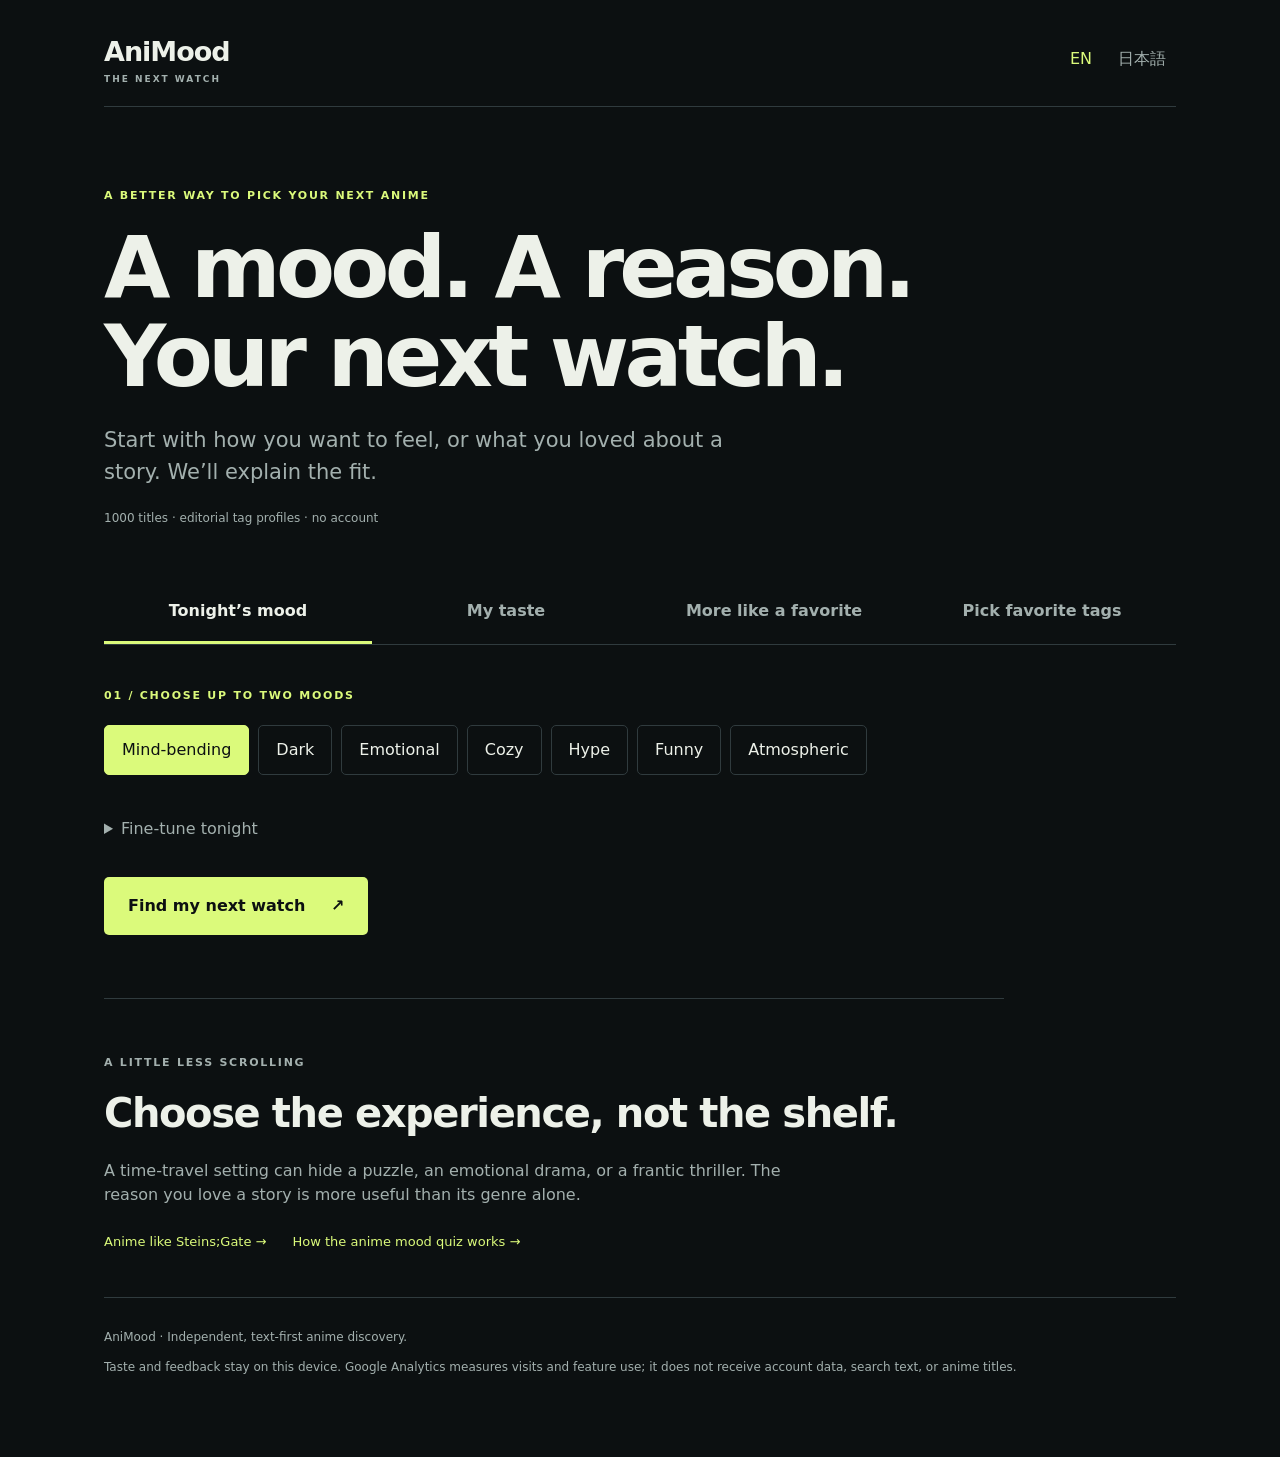
<file: index.html>
<!doctype html>
<html lang="en">
  <!--
    編集ガイド
    ・このファイル：ページの構造
    ・assets/style.css：色・文字サイズ・配置
    ・assets/app.js：英語／日本語の表示文言と画面の操作
    ・data-i がある要素の文言は、JavaScriptで言語別の文言に置き換わります。
    ・id、class、data-* は動作や見た目に使うため、変更時は対応するコードも確認します。
    ・PC側で保存するとローカルプレビューが自動更新されます。
  -->

  <!-- ページの基本設定：タブのタイトル・検索向け説明・CSSの読み込み -->
  <head>
    <meta charset="utf-8">
    <meta name="viewport" content="width=device-width,initial-scale=1">
    <title>AniMood — What should I watch tonight?</title>
    <meta name="description" content="Choose an anime by the mood and story experience you want. Explore a growing catalog with clear reasons and content notes.">
    <link rel="canonical" href="https://animood.pages.dev/">

    <!-- Google Analytics：作品名・検索文字・共有URLの条件は送らない設定 -->
    <script async src="https://www.googletagmanager.com/gtag/js?id=G-VMBE5RM50C"></script>
    <script>
      window.dataLayer = window.dataLayer || [];
      function gtag(){dataLayer.push(arguments);}
      gtag("js", new Date());
      // page_view は assets/app.js 側で、URLの「?以降」を除いて送る。
      gtag("config", "G-VMBE5RM50C", { send_page_view: false });
    </script>

    <link rel="stylesheet" href="/assets/style.css">
  </head>
  <body>
    <main>

      <!-- ページ上部：サイト名と言語切り替え -->
      <header class="nav">
        <a class="brand" href="/">AniMood<span>THE NEXT WATCH</span></a>
        <nav class="languages" aria-label="Language">
          <button data-lang="en">EN</button>
          <button data-lang="ja">日本語</button>
        </nav>
      </header>

      <!-- メイン見出しと紹介文 -->
      <section class="hero">
        <p class="eyebrow" data-i="eyebrow">A BETTER WAY TO PICK YOUR NEXT ANIME</p>
        <h1 data-i="headline">A mood. A reason.<br>Your next watch.</h1>
        <p class="sub" data-i="intro">Start with how you want to feel, or what you loved about a story. We’ll explain the fit.</p>
        <p class="catalog" id="catalog" role="status">Loading the catalog…</p>
      </section>

      <!-- 探し方の切り替え：今の気分／いつもの好み／好きな作品から／好きなタグから -->
      <nav class="routes" aria-label="Discovery route">
        <button data-mode="mood" data-i="modeMood">Tonight’s mood</button><!--今の気分-->
        <button data-mode="taste" data-i="modeTaste">My taste</button><!--いつもの好み-->
        <button data-mode="like" data-i="modeLike">More like a favorite</button><!--好きな作品から-->
        <button data-mode="tags" data-i="modetags">Pick favorite tags</button><!--好きなタグから-->
      </nav>

      <!-- 診断の入力エリア -->
      <section id="picker" class="picker" aria-label="Find your next anime">

        <!-- 今の気分から探す（選択ボタンはJavaScriptで生成） -->
        <div id="moodPanel">
          <p class="eyebrow" data-i="moodLabel">01 / CHOOSE UP TO TWO MOODS</p>
          <div id="moods" class="chips"></div>
        </div>

        <!-- いつもの好みから探す -->
        <div id="tastePanel" hidden>
          <p class="eyebrow" data-i="tasteLabel">WHAT KEEPS YOU WATCHING? PICK UP TO THREE.</p>
          <p data-i="tasteHelp" class="hint">Your choices stay on this device. No account needed.</p>
          <div id="tastes" class="chips"></div>
          <button class="text-button" id="clearTaste" data-i="clearTaste">Clear saved taste</button>
        </div>

        <!-- 好きな作品から探す -->
        <div id="likePanel" hidden>
          <label for="favorite" data-i="favoriteLabel">Start with a story you loved</label>
          <input id="favorite" type="search" autocomplete="off" spellcheck="false">
          <p class="hint" id="favoriteHelp" data-i="favoriteHelp">Type a title to narrow the choices.</p>
          <div id="favoriteMatches" class="favorite-matches" role="listbox" aria-label="Anime title matches"></div>
          <p class="like-question" id="likeQuestion"></p>
          <div id="reasons" class="chips"></div>
        </div>

        <!--好きなタグから探す-->
        <div id="tagPanel" hidden>
         <p class="eyebrow" data-i="tagLabel">PICK UP TO THREE TAGS</p>
         <p class="hint" data-i="tagHelp">Choose what you want to experience.</p>
         <div id="tagChoices" class="chips"></div>
        </div>


        <!-- 追加条件：テンポ・話数・避けたい要素 -->
        <details id="preferences">
          <summary data-i="preferences">Fine-tune tonight</summary>
          <div class="control-grid">
            <div>
              <label for="pace" data-i="pace">Pacing</label>
              <select id="pace">
                <option value="any" data-i="paceAny">Any pace</option>
                <option value="fast" data-i="paceFast">Keep it moving</option>
                <option value="slow" data-i="paceSlow">Let it build</option>
              </select>
            </div>
            <label class="check">
              <input type="checkbox" id="shortOnly">
              <span data-i="shortOnly">Up to 12 episodes (known lengths only)</span>
            </label>
          </div>
          <p class="eyebrow" data-i="avoid">LEAVE THESE OUT</p>
          <div id="filters" class="chips"></div>
          <p class="hint" data-i="filterHint">Filters use recorded tags. Missing flags don’t guarantee content is absent. Finished-only checks require known status.</p>
        </details>

        <!-- 診断を実行するボタンと案内メッセージ -->
        <button id="go" class="cta" disabled data-i="go">Find my next watch <span>↗</span></button>
        <p id="message" role="status" class="hint"></p>
      </section>

      <!-- 推薦結果（作品カードはJavaScriptで生成） -->
      <section id="results" hidden>
        <div class="sectionHead">
          <p class="eyebrow" data-i="yourPicks">YOUR NEXT WATCH</p>
          <h2 data-i="resultsTitle">Three stories. Different reasons.</h2>
          <p class="hint" data-i="matchHelp">AniMood Match reflects tag evidence, not a review score or a probability.</p>
        </div>
        <div id="cards"></div>
        <button id="share" class="text-button" data-i="share">Copy this discovery link</button>
        <p id="shareStatus" role="status"></p>
      </section>

      <!-- サービスの説明と関連ページへのリンク -->
      <section id="guide" class="guide">
        <p class="eyebrow" data-i="guideLabel">A LITTLE LESS SCROLLING</p>
        <h2 data-i="guideTitle">Choose the experience, not the shelf.</h2>
        <p data-i="guideText">A time-travel setting can hide a puzzle, an emotional drama, or a frantic thriller. The reason you love a story is more useful than its genre alone.</p>
        <div class="guide-links">
          <a href="/anime-like-steins-gate/">Anime like Steins;Gate →</a>
          <a href="/anime-recommendation-quiz/">How the anime mood quiz works →</a>
        </div>
      </section>

      <!-- ページ下部：サービス紹介とプライバシーの説明 -->
      <footer>
        <span>AniMood · <span data-i="footer">Independent, text-first anime discovery.</span></span>
        <p data-i="privacy">Taste and feedback stay on this device. Google Analytics measures visits and feature use; it does not receive account data, search text, or anime titles.</p>
      </footer>
    </main>

    <!-- JavaScriptの読み込み：推薦ロジック → 画面の操作 -->
    <script src="/assets/engine.js"></script>
    <script src="/assets/app.js"></script>
  </body>
</html>
</file>
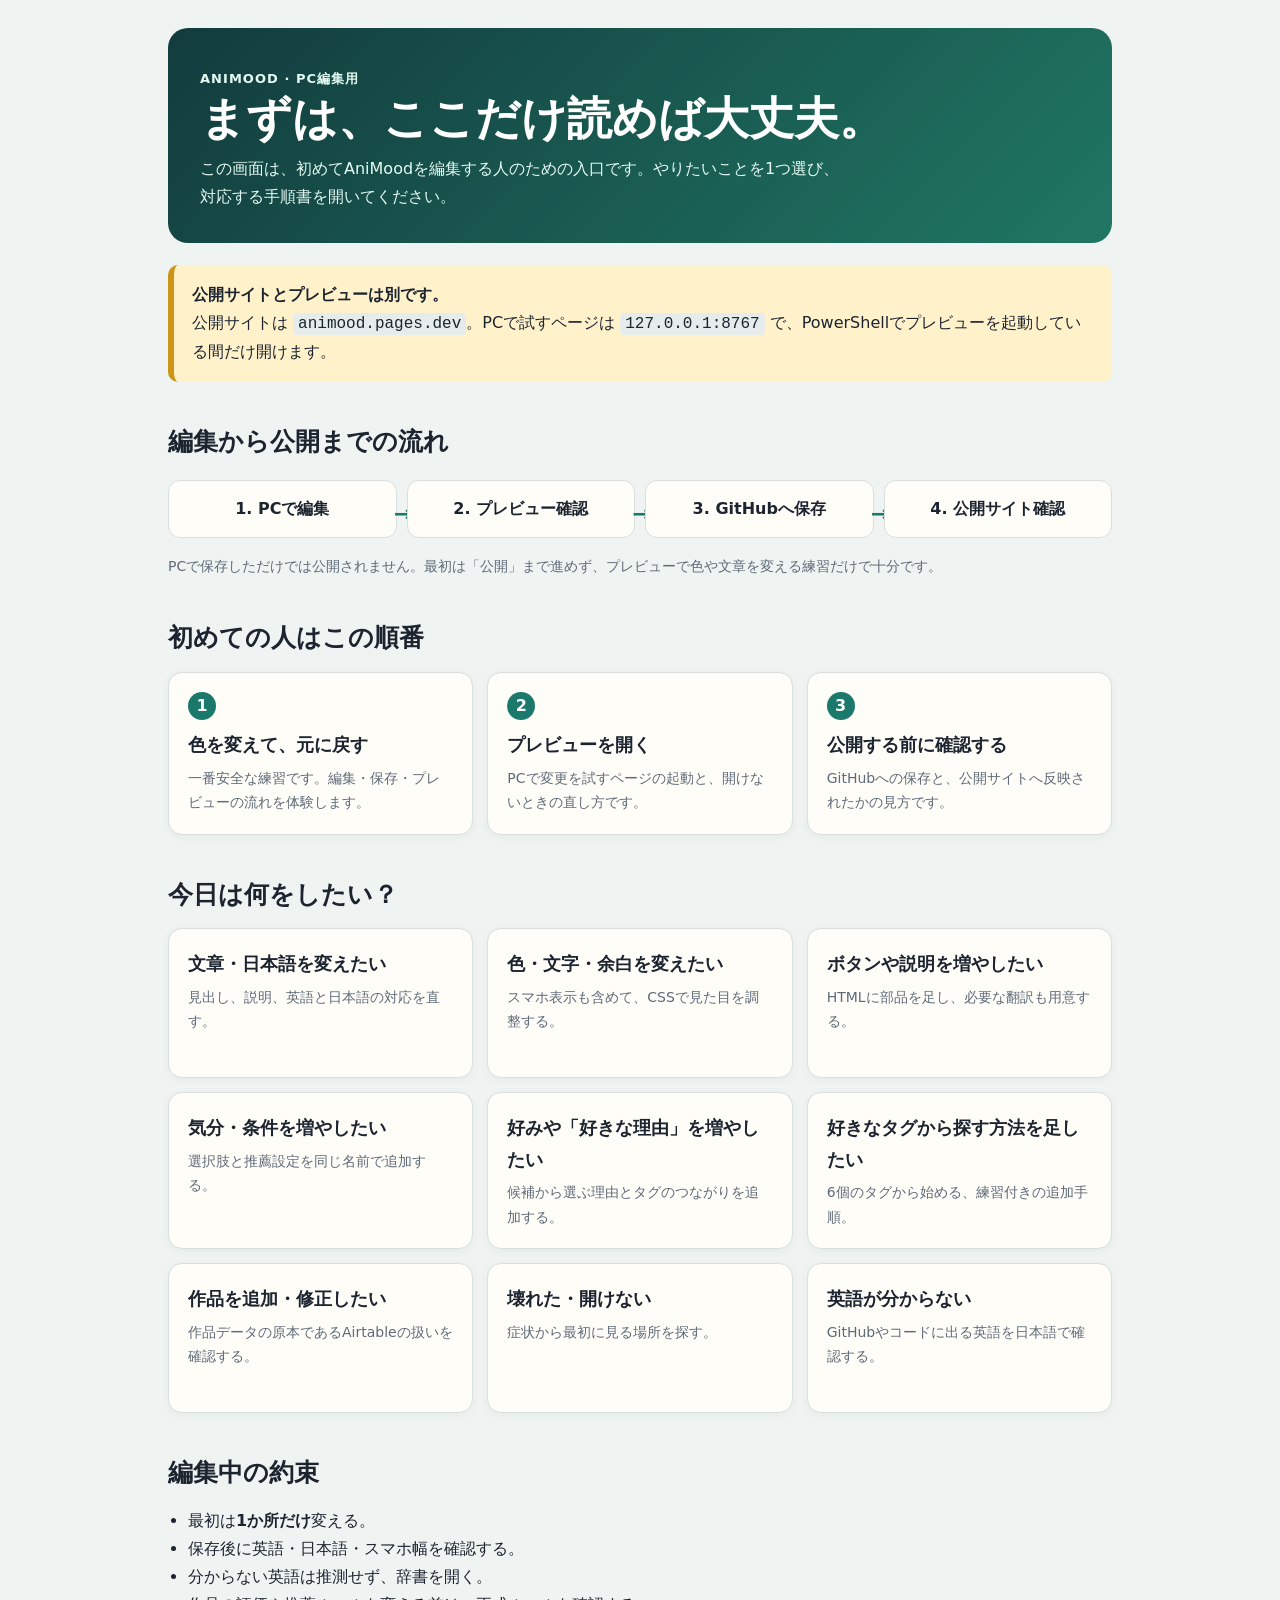
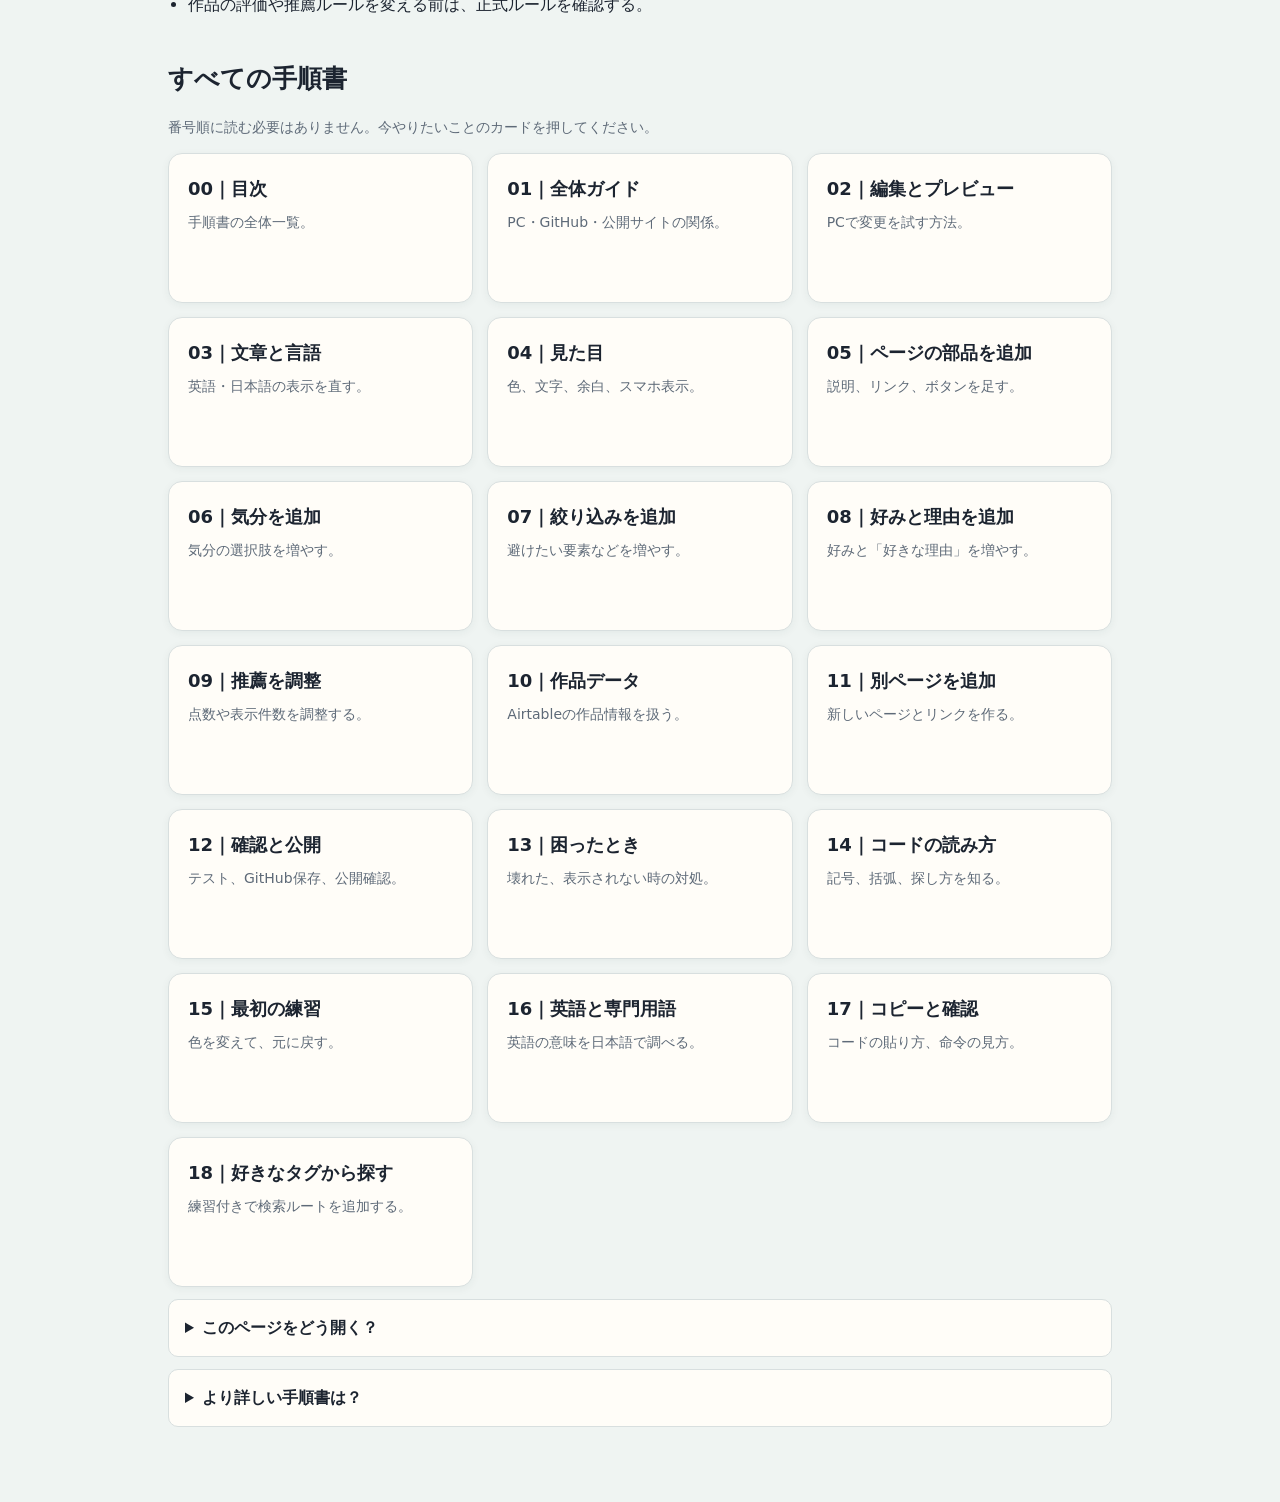
<file: manuals/はじめに読む.html>
<!doctype html>
<html lang="ja">
<head>
  <meta charset="utf-8">
  <meta name="viewport" content="width=device-width, initial-scale=1">
  <title>AniMood 編集マニュアル — はじめに読む</title>
  <style>
    :root { --ink:#1c2430; --muted:#5e6a78; --paper:#fffdf8; --line:#d8dfdf; --accent:#1b796b; --soft:#e6f5ef; --warn:#fff2cb; }
    * { box-sizing:border-box; }
    body { margin:0; color:var(--ink); background:#eff4f2; font-family:"Yu Gothic UI","Meiryo",system-ui,sans-serif; line-height:1.75; }
    main { max-width:980px; margin:auto; padding:28px 18px 64px; }
    .hero { padding:32px; color:white; background:linear-gradient(135deg,#123b3d,#207763); border-radius:20px; }
    .hero p { max-width:640px; margin:8px 0 0; color:#e4faf3; }
    h1 { margin:0; font-size:clamp(28px,6vw,45px); line-height:1.25; }
    h2 { margin:38px 0 12px; font-size:25px; }
    h3 { margin:0 0 5px; font-size:18px; }
    .eyebrow { margin:0 0 8px; color:#aaf0d7; font-weight:700; letter-spacing:.08em; font-size:13px; }
    .notice { margin:22px 0; padding:16px 18px; background:var(--warn); border-left:6px solid #cd9416; border-radius:10px; }
    .flow { display:grid; grid-template-columns:repeat(4,1fr); gap:10px; margin:16px 0; }
    .step { position:relative; padding:14px; background:var(--paper); border:1px solid var(--line); border-radius:12px; font-weight:700; text-align:center; }
    .step:not(:last-child)::after { content:"→"; position:absolute; right:-17px; color:var(--accent); font-size:22px; }
    .cards { display:grid; grid-template-columns:repeat(auto-fit,minmax(250px,1fr)); gap:14px; }
    .card { display:block; min-height:150px; padding:19px; color:inherit; text-decoration:none; background:var(--paper); border:1px solid var(--line); border-radius:14px; box-shadow:0 2px 9px #1643390d; }
    .card:hover,.card:focus-visible { border-color:var(--accent); outline:3px solid #5cc9b333; outline-offset:2px; }
    .card p { margin:0; color:var(--muted); font-size:14px; }
    .num { display:inline-grid; place-items:center; width:28px; height:28px; margin-bottom:9px; color:white; background:var(--accent); border-radius:50%; font-weight:800; }
    .done { margin:0; padding-left:20px; }
    code { padding:2px 5px; background:#e6eceb; border-radius:4px; font-family:Consolas,monospace; }
    details { margin:12px 0; padding:14px 16px; background:var(--paper); border:1px solid var(--line); border-radius:10px; }
    summary { cursor:pointer; font-weight:700; }
    .small { color:var(--muted); font-size:14px; }
    @media (max-width:680px) { .hero { padding:24px; } .flow { grid-template-columns:1fr 1fr; } .step:nth-child(2)::after { content:""; } .step:nth-child(1)::after,.step:nth-child(3)::after { right:-16px; } }
  </style>
</head>
<body>
  <main>
    <section class="hero">
      <p class="eyebrow">ANIMOOD · PC編集用</p>
      <h1>まずは、ここだけ読めば大丈夫。</h1>
      <p>この画面は、初めてAniMoodを編集する人のための入口です。やりたいことを1つ選び、対応する手順書を開いてください。</p>
    </section>

    <div class="notice"><strong>公開サイトとプレビューは別です。</strong><br>公開サイトは <code>animood.pages.dev</code>。PCで試すページは <code>127.0.0.1:8767</code> で、PowerShellでプレビューを起動している間だけ開けます。</div>

    <h2>編集から公開までの流れ</h2>
    <div class="flow" aria-label="編集の流れ"><div class="step">1. PCで編集</div><div class="step">2. プレビュー確認</div><div class="step">3. GitHubへ保存</div><div class="step">4. 公開サイト確認</div></div>
    <p class="small">PCで保存しただけでは公開されません。最初は「公開」まで進めず、プレビューで色や文章を変える練習だけで十分です。</p>

    <h2>初めての人はこの順番</h2>
    <div class="cards">
      <a class="card" href="15_最初の練習を一緒に進める.md"><span class="num">1</span><h3>色を変えて、元に戻す</h3><p>一番安全な練習です。編集・保存・プレビューの流れを体験します。</p></a>
      <a class="card" href="02_編集とプレビュー.md"><span class="num">2</span><h3>プレビューを開く</h3><p>PCで変更を試すページの起動と、開けないときの直し方です。</p></a>
      <a class="card" href="12_確認と公開.md"><span class="num">3</span><h3>公開する前に確認する</h3><p>GitHubへの保存と、公開サイトへ反映されたかの見方です。</p></a>
    </div>

    <h2>今日は何をしたい？</h2>
    <div class="cards">
      <a class="card" href="03_文章と言語.md"><h3>文章・日本語を変えたい</h3><p>見出し、説明、英語と日本語の対応を直す。</p></a>
      <a class="card" href="04_見た目.md"><h3>色・文字・余白を変えたい</h3><p>スマホ表示も含めて、CSSで見た目を調整する。</p></a>
      <a class="card" href="05_ページの部品を追加.md"><h3>ボタンや説明を増やしたい</h3><p>HTMLに部品を足し、必要な翻訳も用意する。</p></a>
      <a class="card" href="06_気分を追加.md"><h3>気分・条件を増やしたい</h3><p>選択肢と推薦設定を同じ名前で追加する。</p></a>
      <a class="card" href="08_好みと理由を追加.md"><h3>好みや「好きな理由」を増やしたい</h3><p>候補から選ぶ理由とタグのつながりを追加する。</p></a>
      <a class="card" href="18_好きなタグから探す.md"><h3>好きなタグから探す方法を足したい</h3><p>6個のタグから始める、練習付きの追加手順。</p></a>
      <a class="card" href="10_作品データ.md"><h3>作品を追加・修正したい</h3><p>作品データの原本であるAirtableの扱いを確認する。</p></a>
      <a class="card" href="13_困ったとき.md"><h3>壊れた・開けない</h3><p>症状から最初に見る場所を探す。</p></a>
      <a class="card" href="16_英語と専門用語の辞書.md"><h3>英語が分からない</h3><p>GitHubやコードに出る英語を日本語で確認する。</p></a>
    </div>

    <h2>編集中の約束</h2>
    <ul class="done"><li>最初は<strong>1か所だけ</strong>変える。</li><li>保存後に英語・日本語・スマホ幅を確認する。</li><li>分からない英語は推測せず、辞書を開く。</li><li>作品の評価や推薦ルールを変える前は、正式ルールを確認する。</li></ul>

    <h2>すべての手順書</h2>
    <p class="small">番号順に読む必要はありません。今やりたいことのカードを押してください。</p>
    <div class="cards">
      <a class="card" href="00_ここから読む.md"><h3>00｜目次</h3><p>手順書の全体一覧。</p></a>
      <a class="card" href="01_全体ガイド.md"><h3>01｜全体ガイド</h3><p>PC・GitHub・公開サイトの関係。</p></a>
      <a class="card" href="02_編集とプレビュー.md"><h3>02｜編集とプレビュー</h3><p>PCで変更を試す方法。</p></a>
      <a class="card" href="03_文章と言語.md"><h3>03｜文章と言語</h3><p>英語・日本語の表示を直す。</p></a>
      <a class="card" href="04_見た目.md"><h3>04｜見た目</h3><p>色、文字、余白、スマホ表示。</p></a>
      <a class="card" href="05_ページの部品を追加.md"><h3>05｜ページの部品を追加</h3><p>説明、リンク、ボタンを足す。</p></a>
      <a class="card" href="06_気分を追加.md"><h3>06｜気分を追加</h3><p>気分の選択肢を増やす。</p></a>
      <a class="card" href="07_絞り込みを追加.md"><h3>07｜絞り込みを追加</h3><p>避けたい要素などを増やす。</p></a>
      <a class="card" href="08_好みと理由を追加.md"><h3>08｜好みと理由を追加</h3><p>好みと「好きな理由」を増やす。</p></a>
      <a class="card" href="09_推薦を調整.md"><h3>09｜推薦を調整</h3><p>点数や表示件数を調整する。</p></a>
      <a class="card" href="10_作品データ.md"><h3>10｜作品データ</h3><p>Airtableの作品情報を扱う。</p></a>
      <a class="card" href="11_別ページを追加.md"><h3>11｜別ページを追加</h3><p>新しいページとリンクを作る。</p></a>
      <a class="card" href="12_確認と公開.md"><h3>12｜確認と公開</h3><p>テスト、GitHub保存、公開確認。</p></a>
      <a class="card" href="13_困ったとき.md"><h3>13｜困ったとき</h3><p>壊れた、表示されない時の対処。</p></a>
      <a class="card" href="14_コードの読み方.md"><h3>14｜コードの読み方</h3><p>記号、括弧、探し方を知る。</p></a>
      <a class="card" href="15_最初の練習を一緒に進める.md"><h3>15｜最初の練習</h3><p>色を変えて、元に戻す。</p></a>
      <a class="card" href="16_英語と専門用語の辞書.md"><h3>16｜英語と専門用語</h3><p>英語の意味を日本語で調べる。</p></a>
      <a class="card" href="17_コピーと確認の手順.md"><h3>17｜コピーと確認</h3><p>コードの貼り方、命令の見方。</p></a>
      <a class="card" href="18_好きなタグから探す.md"><h3>18｜好きなタグから探す</h3><p>練習付きで検索ルートを追加する。</p></a>
    </div>

    <details><summary>このページをどう開く？</summary><p>エクスプローラーで <code>manuals</code> フォルダーを開き、<code>はじめに読む.html</code> をダブルクリックします。これはサイト本体ではなく、あなたのPCで読むための案内ページです。</p></details>
    <details><summary>より詳しい手順書は？</summary><p>このページのカードを押すと、個別のMarkdown手順書が開きます。GitHub上で読むと見出しや表が読みやすく表示されます。すべての一覧は <a href="00_ここから読む.md">00_ここから読む.md</a> にあります。</p></details>
  </main>
</body>
</html>
</file>
<file: assets/style.css>
/* 01 共通色：bg 背景 / panel 面 / line 境界線 / text 本文 / muted 補助文字 / accent 強調色。ルールの順序は維持する */
:root {
  --bg: #0c1011;
  --panel: #151b1d;
  --line: #303b3e;
  --text: #edf1e9;
  --muted: #a3b0ae;
  --accent: #dbfa7b;
  --soft: #222d2f;
}
/* 02 全体の基本設定とキーボード操作時の目印 */
* {
  box-sizing: border-box;
}
body {
  margin: 0;
  background: var(--bg);
  color: var(--text);
  font-family:
    Inter,
    system-ui,
    -apple-system,
    "Segoe UI",
    sans-serif;
  line-height: 1.5;
}
main {
  max-width: 1120px;
  margin: auto;
  padding: 24px;
}
a {
  color: inherit;
  text-decoration: none;
}
button,
input,
select {
  font: inherit;
}
button {
  cursor: pointer;
}
button:disabled {
  opacity: 0.5;
  cursor: wait;
}
button:focus-visible,
a:focus-visible,
select:focus-visible,
summary:focus-visible {
  outline: 3px solid var(--accent);
  outline-offset: 4px;
}
[hidden] {
  display: none !important;
}
/* 03 ページ上部：ブランド名と言語ボタン */
.nav {
  display: flex;
  justify-content: space-between;
  align-items: center;
  border-bottom: 1px solid var(--line);
  padding: 8px 0 20px;
}
.brand {
  font-size: 27px;
  font-weight: 850;
  letter-spacing: -1px;
}
.brand span {
  display: block;
  font-size: 9px;
  letter-spacing: 2px;
  color: var(--muted);
}
.languages {
  display: flex;
  gap: 6px;
}
.languages button,
.text-button {
  border: 0;
  background: transparent;
  color: var(--muted);
  padding: 10px;
}
.languages button[aria-pressed="true"] {
  color: var(--accent);
}
/* 04 メイン見出しと紹介文。日本語・スマホの指定は下にもある */
.hero {
  padding: 70px 0 42px;
  max-width: 860px;
}
.eyebrow {
  font-size: 11px;
  letter-spacing: 0.16em;
  color: var(--accent);
  font-weight: 750;
}
.hero h1 {
  font-size: clamp(46px, 7.5vw, 86px);
  line-height: 1.04;
  letter-spacing: -0.055em;
  margin: 18px 0 24px;
}
.sub {
  font-size: 21px;
  color: var(--muted);
  max-width: 650px;
}
.catalog {
  font-size: 12px;
  color: var(--muted);
}
/* 05 探し方のタブ */
.routes {
  display: flex;
  gap: 0;
  border-bottom: 1px solid var(--line);
}
.routes button {
  flex: 1;
  border: 0;
  border-bottom: 3px solid transparent;
  background: transparent;
  color: var(--muted);
  padding: 18px 8px;
  font-weight: 650;
}
.routes button[aria-pressed="true"] {
  border-color: var(--accent);
  color: var(--text);
}
/* 06 選択エリアと診断ボタン */
.picker {
  padding: 32px 0 50px;
}
.chips {
  display: flex;
  gap: 9px;
  flex-wrap: wrap;
  margin: 20px 0 28px;
}
.chip {
  background: transparent;
  border: 1px solid var(--line);
  color: var(--text);
  padding: 12px 17px;
  border-radius: 5px;
}
.chip[aria-pressed="true"] {
  background: var(--accent);
  border-color: var(--accent);
  color: var(--bg);
}
.cta {
  margin-top: 22px;
  background: var(--accent);
  color: var(--bg);
  border: 0;
  border-radius: 5px;
  padding: 17px 24px;
  font-weight: 800;
  min-width: 230px;
}
.cta span {
  padding-left: 20px;
}
/* 07 入力欄・追加条件・補助文 */
label {
  display: block;
  color: var(--muted);
  font-size: 14px;
}
select,
input[type="search"] {
  margin: 10px 0;
  background: var(--panel);
  color: var(--text);
  border: 1px solid var(--line);
  border-radius: 4px;
  padding: 13px;
  width: 100%;
  max-width: 540px;
}
.favorite-matches {
  display: grid;
  gap: 6px;
  max-width: 540px;
  margin: 0 0 14px;
}
.favorite-match {
  width: 100%;
  padding: 10px 13px;
  text-align: left;
  background: var(--panel);
  color: var(--text);
  border: 1px solid var(--line);
  border-radius: 8px;
}
.favorite-match:hover,
.favorite-match:focus-visible,
.favorite-match.is-selected {
  border-color: var(--accent);
  background: color-mix(in srgb, var(--accent) 12%, var(--panel));
}
.like-question {
  font-size: 23px;
}
.hint {
  font-size: 13px;
  color: var(--muted);
  max-width: 720px;
}
summary {
  cursor: pointer;
  color: var(--muted);
  padding: 14px 0;
}
.control-grid {
  display: grid;
  grid-template-columns: 1fr 1fr;
  align-items: center;
  gap: 25px;
}
.check {
  display: flex;
  gap: 10px;
}
input[type="checkbox"] {
  accent-color: var(--accent);
}
/* 08 推薦結果：番号・作品名・タグ・説明 */
#results {
  border-top: 1px solid var(--line);
  padding: 42px 0;
}
.sectionHead h2,
.guide h2 {
  font-size: clamp(27px, 4vw, 40px);
  letter-spacing: -0.035em;
  margin: 12px 0;
}
.result-row {
  border-top: 1px solid var(--line);
  padding: 32px 0;
  display: grid;
  grid-template-columns: 75px 1fr;
  gap: 22px;
}
.rank {
  font-size: 44px;
  color: #6f817e;
  font-weight: 750;
}
.titleRow {
  display: flex;
  align-items: baseline;
  gap: 16px;
  flex-wrap: wrap;
}
.titleRow h3 {
  font-size: 29px;
  letter-spacing: -0.035em;
  margin: 0;
}
.match {
  color: var(--accent);
  font-size: 12px;
  white-space: nowrap;
}
.metadata {
  color: var(--muted);
  font-size: 12px;
}
.tags {
  display: flex;
  flex-wrap: wrap;
  gap: 6px;
  margin: 16px 0;
}
.tag {
  font-size: 11px;
  color: #b9c6c2;
  border: 1px solid var(--line);
  padding: 5px 8px;
  border-radius: 3px;
}
.explanation {
  display: grid;
  grid-template-columns: 1.1fr 1fr;
  gap: 26px;
}
.explanation h4,
.fingerprint h4 {
  font-size: 11px;
  color: var(--muted);
  letter-spacing: 0.08em;
  text-transform: uppercase;
  margin: 16px 0 10px;
}
.explanation p {
  margin: 0;
  line-height: 1.65;
}
/* 09 特徴グラフ。好みの軸を増やす場合は列数も確認 */
.fingerprint {
  margin: 20px 0;
}
.finger-grid {
  display: grid;
  grid-template-columns: repeat(9, 1fr);
  gap: 9px;
}
.bar {
  height: 40px;
  background: var(--soft);
  display: flex;
  align-items: flex-end;
}
.bar i {
  display: block;
  width: 100%;
  background: var(--accent);
  opacity: 0.7;
}
.trait {
  font-size: 10px;
  color: var(--muted);
  margin-top: 5px;
  overflow-wrap: anywhere;
}
/* 10 管理人の見解と結果の操作ボタン */
.editor {
  border-left: 2px solid var(--accent);
  padding: 2px 18px;
  margin: 22px 0;
}
.actions {
  display: flex;
  gap: 10px;
  align-items: center;
  flex-wrap: wrap;
}
.actions button {
  background: transparent;
  border: 1px solid var(--line);
  color: var(--muted);
  padding: 9px 12px;
  font-size: 12px;
  border-radius: 4px;
}
.actions button[aria-pressed="true"] {
  color: var(--accent);
  border-color: var(--accent);
}
.actions a {
  font-size: 12px;
  text-decoration: underline;
  text-underline-offset: 4px;
}
/* 11 サービスの説明とページ下部 */
.guide {
  padding: 45px 0;
  border-top: 1px solid var(--line);
  max-width: 900px;
}
.guide p {
  color: var(--muted);
  max-width: 720px;
}
.guide-links {
  display: flex;
  gap: 26px;
  flex-wrap: wrap;
  font-size: 13px;
  color: var(--accent);
  margin-top: 25px;
}
footer {
  border-top: 1px solid var(--line);
  padding: 30px 0 45px;
  font-size: 12px;
  color: var(--muted);
}
/* 12 日本語の大見出し。英語用指定より優先される */
html[lang="ja"] .hero h1 {
  line-height: 1.3;
  font-size: clamp(38px, 6vw, 68px);
  letter-spacing: -0.03em;
}
/* 13 案内ページの本文 */
.seo-content {
  max-width: 760px;
}
.seo-content li {
  margin: 12px 0;
}
/* 14 幅700px以下の画面用。スマホだけの調整はこの中 */
@media (max-width: 700px) {
  main {
    padding: 18px;
  }
  .hero {
    padding: 48px 0 25px;
  }
  .hero h1 {
    font-size: 52px;
  }
  .sub {
    font-size: 17px;
  }
  .routes button {
    font-size: 12px;
    padding: 15px 6px;
  }
  .result-row {
    grid-template-columns: 1fr;
    gap: 8px;
  }
  .rank {
    font-size: 24px;
  }
  .explanation,
  .control-grid {
    grid-template-columns: 1fr;
    gap: 6px;
  }
  .finger-grid {
    grid-template-columns: repeat(3, 1fr);
  }
  .chip {
    font-size: 14px;
    padding: 10px 12px;
  }
  .titleRow h3 {
    font-size: 25px;
  }
  .cta {
    width: 100%;
  }
  .result-row,
  .guide {
    overflow-wrap: anywhere;
  }
}
/* 15 動きを抑える端末設定への対応 */
@media (prefers-reduced-motion: reduce) {
  * {
    scroll-behavior: auto !important;
  }
}
</file>
